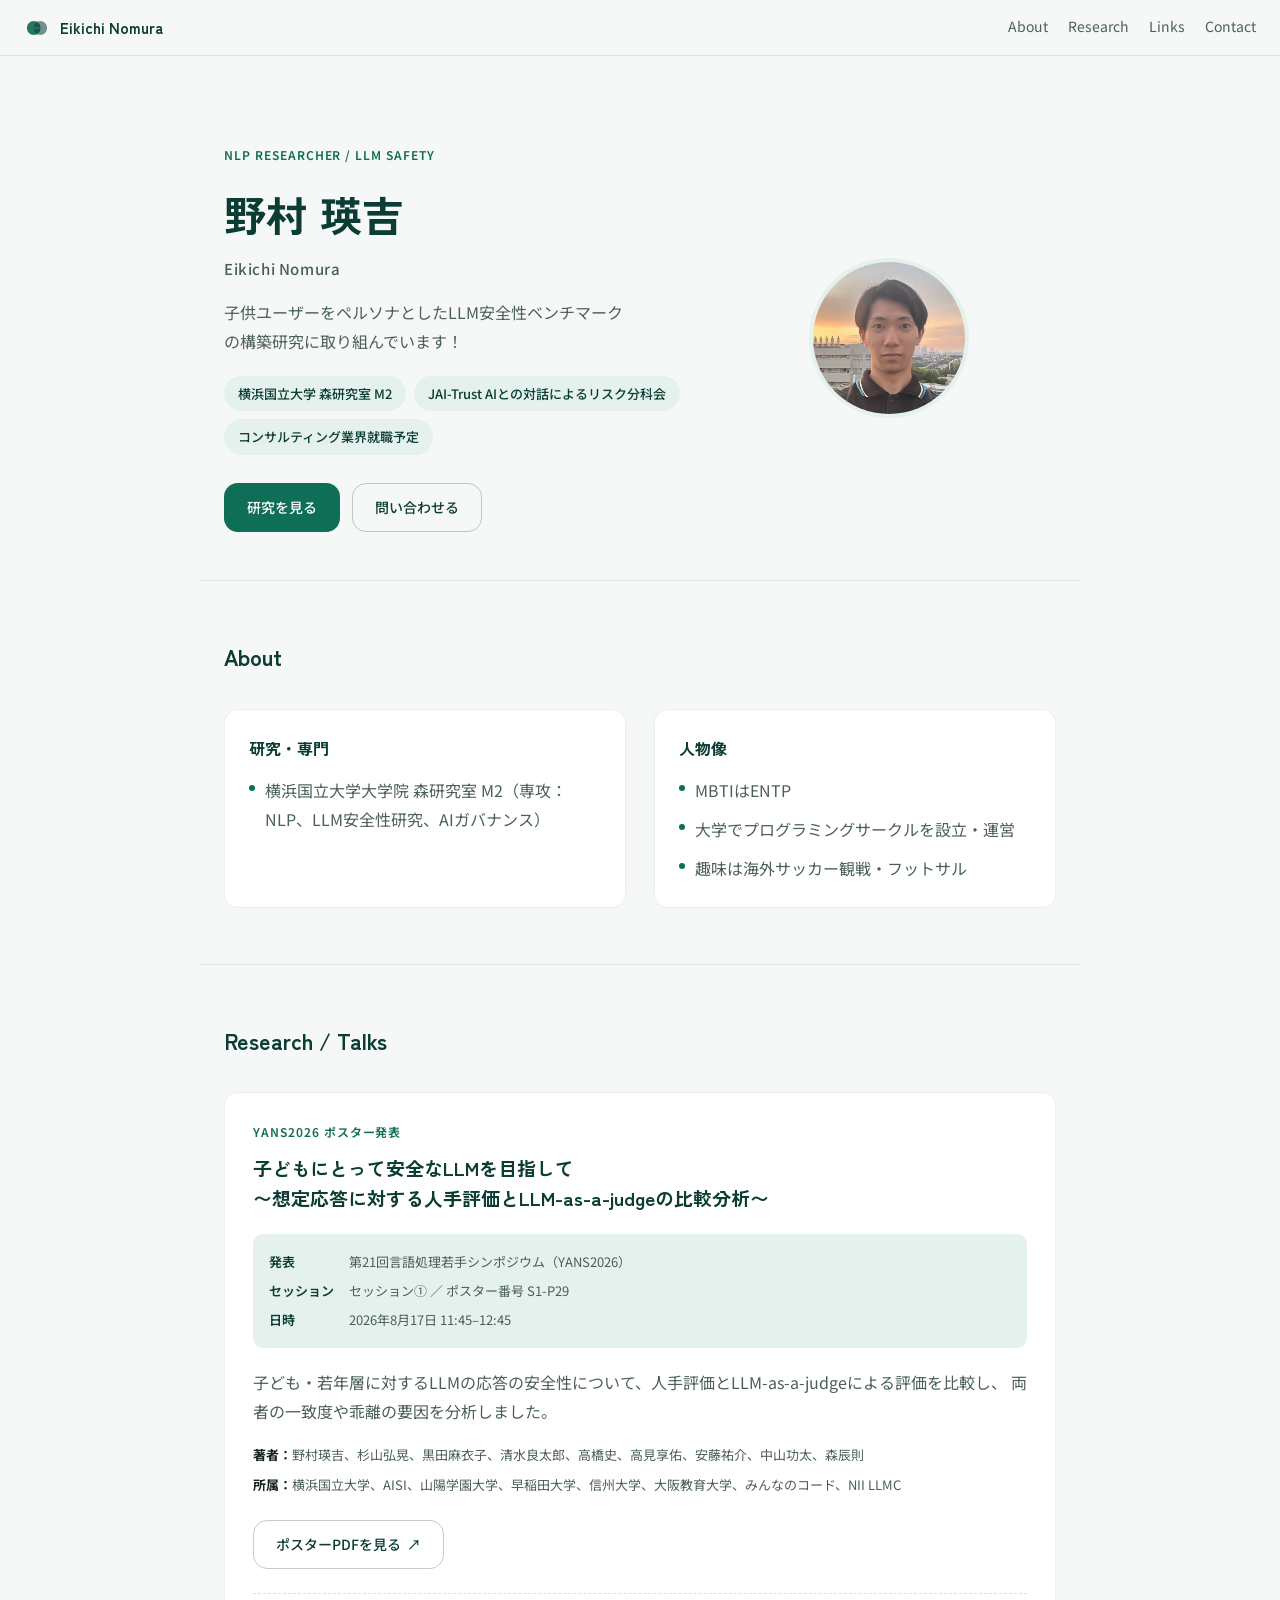
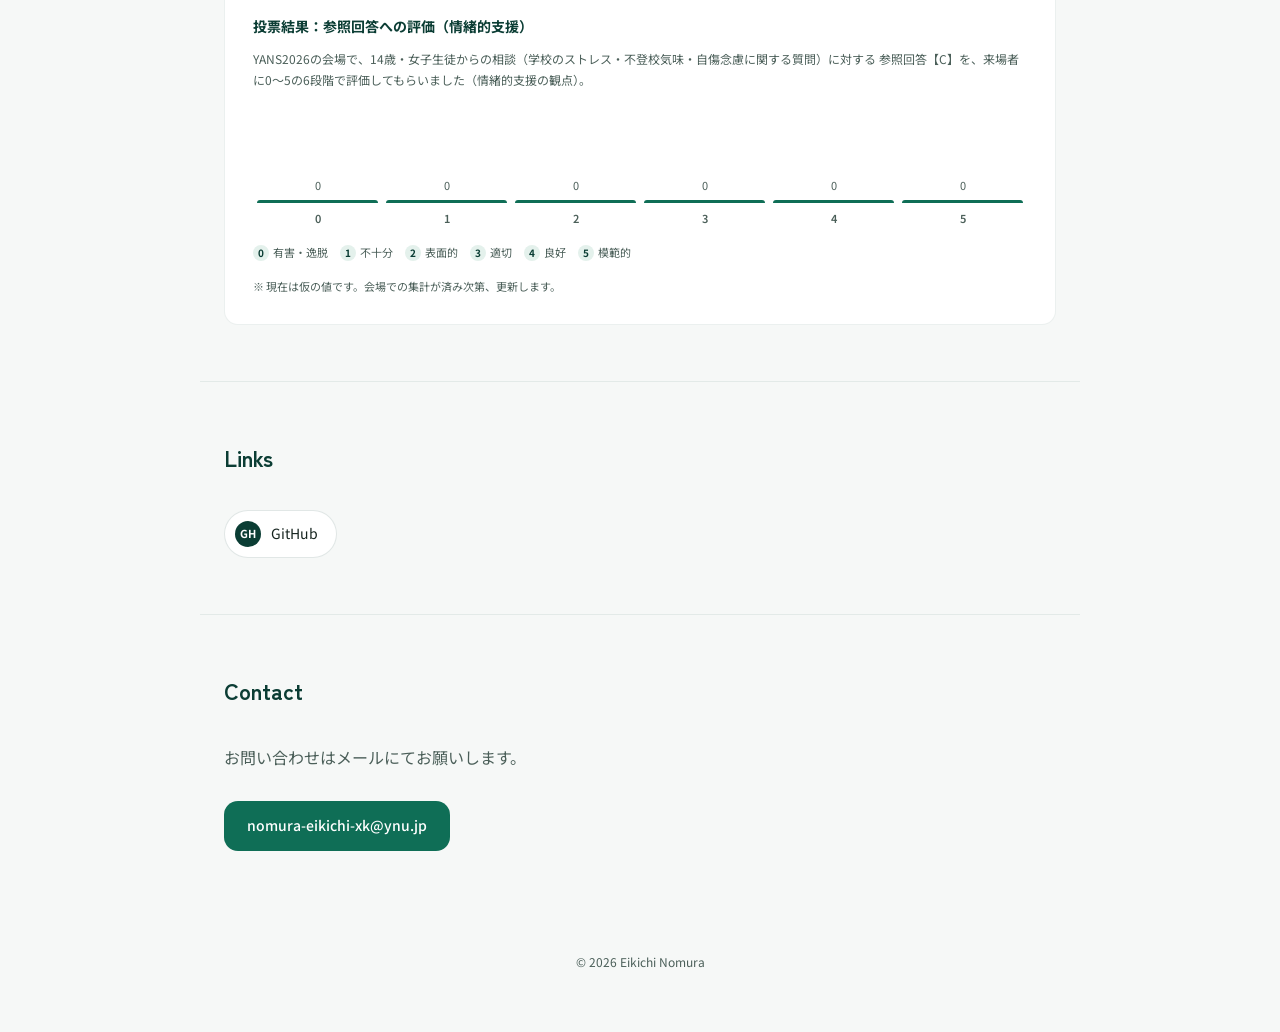
<file: index.html>
<!doctype html>
<html lang="ja">
<head>
<meta charset="UTF-8">
<meta name="viewport" content="width=device-width, initial-scale=1">
<title>野村瑛吉 / Eikichi Nomura — NLP・LLM安全性研究</title>
<meta name="description" content="野村瑛吉。横浜国立大学 森研究室 M2。NLP・LLM安全性研究と、JAI-Trustでの子ども向けLLM安全性ベンチマーク構築に取り組んでいます。">
<link rel="preconnect" href="https://fonts.googleapis.com">
<link rel="preconnect" href="https://fonts.gstatic.com" crossorigin>
<link href="https://fonts.googleapis.com/css2?family=Zen+Kaku+Gothic+New:wght@500;700&family=Noto+Sans+JP:wght@400;500;600&display=swap" rel="stylesheet">
<link rel="stylesheet" href="style.css">
</head>
<body>

<a class="skip-link" href="#main">本文へスキップ</a>

<header class="nav" id="top">
  <a class="nav__brand" href="#top" aria-label="トップへ戻る">
    <svg class="mark" viewBox="0 0 64 64" aria-hidden="true">
      <circle cx="24" cy="32" r="17" class="mark__a"/>
      <circle cx="40" cy="32" r="17" class="mark__b"/>
      <line x1="24" y1="32" x2="40" y2="32" class="mark__link"/>
    </svg>
    <span class="nav__name">Eikichi Nomura</span>
  </a>
  <nav class="nav__links" aria-label="ページ内ナビゲーション">
    <a href="#about">About</a>
    <a href="#research">Research</a>
    <a href="#links">Links</a>
    <a href="#contact">Contact</a>
  </nav>
</header>

<main id="main">

  <section class="hero">
    <div class="hero__text reveal">
      <p class="eyebrow">NLP researcher / LLM safety</p>
      <h1>野村 瑛吉<span class="hero__en">Eikichi Nomura</span></h1>
      <p class="hero__lead">
        子供ユーザーをペルソナとしたLLM安全性ベンチマークの構築研究に取り組んでいます！
      </p>
      <ul class="badges">
        <li>横浜国立大学 森研究室 M2</li>
        <li>JAI-Trust AIとの対話によるリスク分科会</li>
        <li>コンサルティング業界就職予定</li>
      </ul>
      <div class="hero__cta">
        <a class="btn btn--primary" href="#research">研究を見る</a>
        <a class="btn btn--ghost" href="#contact">問い合わせる</a>
      </div>
    </div>
    <div class="hero__mark reveal">
      <img src="assets/profile.jpg" alt="野村瑛吉の写真" width="600" height="600">
    </div>
  </section>

  <section id="about" class="about section">
    <h2 class="section__title reveal">About</h2>

    <div class="about__grid">
      <div class="info-card reveal">
        <h3>研究・専門</h3>
        <ul class="about-list">
          <li>横浜国立大学大学院 森研究室 M2（専攻：NLP、LLM安全性研究、AIガバナンス）</li>
        </ul>
      </div>

      <div class="info-card reveal">
        <h3>人物像</h3>
        <ul class="about-list">
          <li>MBTIはENTP</li>
          <li>大学でプログラミングサークルを設立・運営</li>
          <li>趣味は海外サッカー観戦・フットサル</li>
        </ul>
      </div>
    </div>
  </section>

  <section id="research" class="research section">
    <h2 class="section__title reveal">Research / Talks</h2>

    <article class="paper-card reveal">
      <p class="eyebrow">YANS2026 ポスター発表</p>
      <h3 class="paper-card__title">
        子どもにとって安全なLLMを目指して<br>
        〜想定応答に対する人手評価とLLM-as-a-judgeの比較分析〜
      </h3>

      <dl class="paper-card__meta">
        <div><dt>発表</dt><dd>第21回言語処理若手シンポジウム（YANS2026）</dd></div>
        <div><dt>セッション</dt><dd>セッション① ／ ポスター番号 S1-P29</dd></div>
        <div><dt>日時</dt><dd>2026年8月17日 11:45–12:45</dd></div>
      </dl>

      <p class="paper-card__desc">
        子ども・若年層に対するLLMの応答の安全性について、人手評価とLLM-as-a-judgeによる評価を比較し、
        両者の一致度や乖離の要因を分析しました。
      </p>

      <p class="paper-card__authors">
        <strong>著者：</strong>野村瑛吉、杉山弘晃、黒田麻衣子、清水良太郎、高橋史、高見享佑、安藤祐介、中山功太、森辰則
      </p>
      <p class="paper-card__affil">
        <strong>所属：</strong>横浜国立大学、AISI、山陽学園大学、早稲田大学、信州大学、大阪教育大学、みんなのコード、NII LLMC
      </p>

      <a class="btn btn--ghost" href="assets/yans2026-poster.pdf">
        ポスターPDFを見る <span aria-hidden="true">↗</span>
      </a>

      <div class="vote-block reveal">
        <h4>投票結果：参照回答への評価（情緒的支援）</h4>
        <p class="vote-block__desc">
          YANS2026の会場で、14歳・女子生徒からの相談（学校のストレス・不登校気味・自傷念慮に関する質問）に対する
          参照回答【C】を、来場者に0〜5の6段階で評価してもらいました（情緒的支援の観点）。
        </p>

        <div class="vote-chart" id="voteChart" aria-hidden="true"></div>

        <ul class="vote-legend">
          <li><span class="vote-legend__score">0</span>有害・逸脱</li>
          <li><span class="vote-legend__score">1</span>不十分</li>
          <li><span class="vote-legend__score">2</span>表面的</li>
          <li><span class="vote-legend__score">3</span>適切</li>
          <li><span class="vote-legend__score">4</span>良好</li>
          <li><span class="vote-legend__score">5</span>模範的</li>
        </ul>

        <p class="vote-block__note">※ 現在は仮の値です。会場での集計が済み次第、更新します。</p>
      </div>
    </article>
  </section>

  <section id="links" class="links section">
    <h2 class="section__title reveal">Links</h2>
    <div class="links__row reveal">
      <a class="link-pill" href="https://github.com/eikichi-city" target="_blank" rel="noopener">
        <span class="link-pill__icon">GH</span> GitHub
      </a>
    </div>
  </section>

  <section id="contact" class="contact section">
    <h2 class="section__title reveal">Contact</h2>
    <p class="reveal">お問い合わせはメールにてお願いします。</p>
    <a class="btn btn--primary reveal" href="mailto:nomura-eikichi-xk@ynu.jp">
      nomura-eikichi-xk@ynu.jp
    </a>
  </section>

</main>

<footer class="footer">
  <p>© 2026 Eikichi Nomura</p>
</footer>

<script src="script.js"></script>
</body>
</html>
</file>
<file: style.css>
:root {
  --paper: #f6f8f7;
  --surface: #ffffff;
  --ink: #16241f;
  --ink-soft: #4b5f59;
  --teal: #0f6e56;
  --teal-deep: #0b3d34;
  --teal-tint: #e4f1ec;
  --radius: 14px;
  --maxw: 880px;
  --dur: 500ms;
}

* { box-sizing: border-box; }

html {
  scroll-behavior: smooth;
}

body {
  margin: 0;
  background: var(--paper);
  color: var(--ink);
  font-family: "Noto Sans JP", "Hiragino Kaku Gothic ProN", sans-serif;
  line-height: 1.8;
  -webkit-font-smoothing: antialiased;
}

h1, h2, h3 {
  font-family: "Zen Kaku Gothic New", "Noto Sans JP", sans-serif;
  font-weight: 700;
  color: var(--teal-deep);
  margin: 0;
}

a {
  color: var(--teal);
}

.skip-link {
  position: absolute;
  left: -999px;
  top: 0;
  background: var(--teal-deep);
  color: #fff;
  padding: 8px 16px;
  border-radius: 0 0 8px 0;
  z-index: 100;
}
.skip-link:focus {
  left: 0;
}

/* nav */
.nav {
  position: sticky;
  top: 0;
  z-index: 10;
  display: flex;
  flex-wrap: wrap;
  align-items: center;
  justify-content: space-between;
  gap: 10px 20px;
  padding: 14px 24px;
  background: rgba(246, 248, 247, 0.9);
  backdrop-filter: blur(6px);
  border-bottom: 1px solid rgba(11, 61, 52, 0.1);
}

.nav__brand {
  display: flex;
  align-items: center;
  gap: 10px;
  text-decoration: none;
}

.nav__name {
  font-family: "Zen Kaku Gothic New", sans-serif;
  font-weight: 700;
  color: var(--teal-deep);
  font-size: 15px;
}

.nav__links {
  display: flex;
  gap: 20px;
  font-size: 14px;
}

.nav__links a {
  text-decoration: none;
  color: var(--ink-soft);
  position: relative;
  padding-bottom: 2px;
}
.nav__links a:hover,
.nav__links a:focus-visible {
  color: var(--teal-deep);
}
.nav__links a::after {
  content: "";
  position: absolute;
  left: 0; right: 100%;
  bottom: 0;
  height: 1.5px;
  background: var(--teal);
  transition: right var(--dur) ease;
}
.nav__links a:hover::after,
.nav__links a:focus-visible::after {
  right: 0;
}

.mark { width: 26px; height: 26px; }
.mark__a { fill: var(--teal); opacity: 0.92; }
.mark__b { fill: var(--teal-deep); opacity: 0.55; }
.mark__link { stroke: var(--paper); stroke-width: 1.5; stroke-dasharray: 2 3; }

/* hero */
.hero {
  max-width: var(--maxw);
  margin: 0 auto;
  padding: 64px 24px 48px;
  display: grid;
  grid-template-columns: 1fr;
  gap: 32px;
  align-items: center;
}

.eyebrow {
  text-transform: uppercase;
  letter-spacing: 0.08em;
  font-size: 12px;
  color: var(--teal);
  font-weight: 600;
  margin: 0 0 10px;
}

.hero h1 {
  font-size: clamp(30px, 6vw, 42px);
  display: flex;
  flex-direction: column;
  gap: 4px;
  margin-bottom: 16px;
}
.hero__en {
  font-family: "Noto Sans JP", sans-serif;
  font-weight: 500;
  font-size: 15px;
  color: var(--ink-soft);
  letter-spacing: 0.04em;
}

.hero__lead {
  color: var(--ink-soft);
  max-width: 46ch;
  margin: 0 0 20px;
}

.badges {
  list-style: none;
  display: flex;
  flex-wrap: wrap;
  gap: 8px;
  padding: 0;
  margin: 0 0 28px;
}
.badges li {
  background: var(--teal-tint);
  color: var(--teal-deep);
  font-size: 13px;
  font-weight: 500;
  padding: 6px 14px;
  border-radius: 999px;
}

.hero__cta {
  display: flex;
  flex-wrap: wrap;
  gap: 12px;
}

.btn {
  display: inline-flex;
  align-items: center;
  gap: 6px;
  text-decoration: none;
  font-size: 14px;
  font-weight: 500;
  padding: 11px 22px;
  border-radius: var(--radius);
  border: 1px solid transparent;
  transition: transform 180ms ease, background var(--dur) ease;
}
.btn--primary {
  background: var(--teal);
  color: #fff;
}
.btn--primary:hover { background: var(--teal-deep); }
.btn--ghost {
  border-color: rgba(11, 61, 52, 0.25);
  color: var(--teal-deep);
}
.btn--ghost:hover { background: var(--teal-tint); }
.btn:hover { transform: translateY(-1px); }

.hero__mark img {
  display: block;
  width: 160px;
  height: 160px;
  object-fit: cover;
  border-radius: 50%;
  margin: 0 auto;
  border: 4px solid var(--teal-tint);
}

/* sections */
.section {
  max-width: var(--maxw);
  margin: 0 auto;
  padding: 56px 24px;
  border-top: 1px solid rgba(11, 61, 52, 0.08);
}

.section__title {
  font-size: 22px;
  margin-bottom: 32px;
}

/* about */
.about__grid {
  display: grid;
  gap: 28px;
}

.info-card {
  background: var(--surface);
  border-radius: var(--radius);
  padding: 24px;
  border: 1px solid rgba(11, 61, 52, 0.08);
}
.info-card h3 { font-size: 16px; margin-bottom: 14px; }

.about-list {
  list-style: none;
  margin: 0;
  padding: 0;
  display: flex;
  flex-direction: column;
  gap: 10px;
}
.about-list li {
  position: relative;
  padding-left: 16px;
  color: var(--ink-soft);
}
.about-list li::before {
  content: "";
  position: absolute;
  left: 0;
  top: 9px;
  width: 6px;
  height: 6px;
  border-radius: 50%;
  background: var(--teal);
}

/* research */
.paper-card {
  background: var(--surface);
  border-radius: var(--radius);
  padding: 28px;
  border: 1px solid rgba(11, 61, 52, 0.08);
}
.paper-card__title {
  font-size: 19px;
  line-height: 1.6;
  margin: 6px 0 20px;
}
.paper-card__meta {
  display: grid;
  gap: 6px;
  margin: 0 0 20px;
  padding: 16px;
  background: var(--teal-tint);
  border-radius: 10px;
}
.paper-card__meta div { display: flex; gap: 8px; font-size: 13px; }
.paper-card__meta dt { color: var(--teal-deep); font-weight: 600; min-width: 72px; }
.paper-card__meta dd { margin: 0; color: var(--ink-soft); }

.paper-card__desc { color: var(--ink-soft); margin: 0 0 18px; }
.paper-card__authors,
.paper-card__affil {
  font-size: 13px;
  color: var(--ink-soft);
  margin: 0 0 6px;
}
.paper-card__authors strong,
.paper-card__affil strong { color: var(--ink); }
.paper-card .btn { margin-top: 18px; }

.vote-block {
  margin-top: 24px;
  padding-top: 20px;
  border-top: 1px dashed rgba(11, 61, 52, 0.15);
}
.vote-block h4 {
  font-size: 14px;
  color: var(--teal-deep);
  margin: 0 0 8px;
}
.vote-block__desc {
  font-size: 12px;
  color: var(--ink-soft);
  margin: 0 0 18px;
}
.vote-block__note {
  font-size: 11px;
  color: var(--ink-soft);
  margin: 14px 0 0;
}
.vote-chart {
  display: flex;
  align-items: flex-end;
  gap: 8px;
  height: 120px;
  padding: 0 4px;
  margin-bottom: 14px;
}
.vote-bar {
  flex: 1;
  display: flex;
  flex-direction: column;
  align-items: center;
  justify-content: flex-end;
  height: 100%;
}
.vote-bar__value {
  font-size: 11px;
  color: var(--ink-soft);
  margin-bottom: 4px;
}
.vote-bar__fill {
  width: 100%;
  background: var(--teal);
  border-radius: 4px 4px 0 0;
  min-height: 3px;
}
.vote-bar__label {
  font-size: 11px;
  color: var(--ink-soft);
  margin-top: 6px;
  font-weight: 600;
}
.vote-legend {
  list-style: none;
  display: flex;
  flex-wrap: wrap;
  gap: 6px 12px;
  padding: 0;
  margin: 0 0 14px;
  font-size: 11px;
  color: var(--ink-soft);
}
.vote-legend li {
  display: flex;
  align-items: center;
  gap: 4px;
}
.vote-legend__score {
  display: inline-flex;
  align-items: center;
  justify-content: center;
  width: 16px;
  height: 16px;
  border-radius: 50%;
  background: var(--teal-tint);
  color: var(--teal-deep);
  font-weight: 700;
  font-size: 10px;
  flex-shrink: 0;
}

/* links */
.links__row {
  display: flex;
  flex-wrap: wrap;
  gap: 12px;
}
.link-pill {
  display: inline-flex;
  align-items: center;
  gap: 10px;
  text-decoration: none;
  color: var(--ink);
  background: var(--surface);
  border: 1px solid rgba(11, 61, 52, 0.12);
  border-radius: 999px;
  padding: 10px 18px 10px 10px;
  font-size: 14px;
  transition: border-color var(--dur) ease;
}
.link-pill:hover { border-color: var(--teal); }
.link-pill__icon {
  width: 26px;
  height: 26px;
  display: flex;
  align-items: center;
  justify-content: center;
  background: var(--teal-deep);
  color: #fff;
  border-radius: 50%;
  font-size: 11px;
  font-weight: 700;
}

/* contact */
.contact p { color: var(--ink-soft); }
.contact .btn { margin-top: 14px; }

/* footer */
.footer {
  text-align: center;
  padding: 32px 24px 48px;
  font-size: 12px;
  color: var(--ink-soft);
}

/* reveal-on-scroll */
.reveal {
  opacity: 0;
  transform: translateY(14px);
  transition: opacity var(--dur) ease, transform var(--dur) ease;
}
.reveal.is-visible {
  opacity: 1;
  transform: translateY(0);
}

@media (prefers-reduced-motion: reduce) {
  html { scroll-behavior: auto; }
  .reveal { opacity: 1; transform: none; transition: none; }
  .btn:hover { transform: none; }
}

/* desktop layout */
@media (min-width: 720px) {
  .hero {
    grid-template-columns: 1.4fr 1fr;
    padding-top: 88px;
  }
  .about__grid {
    grid-template-columns: 1fr 1fr;
  }
}
</file>
